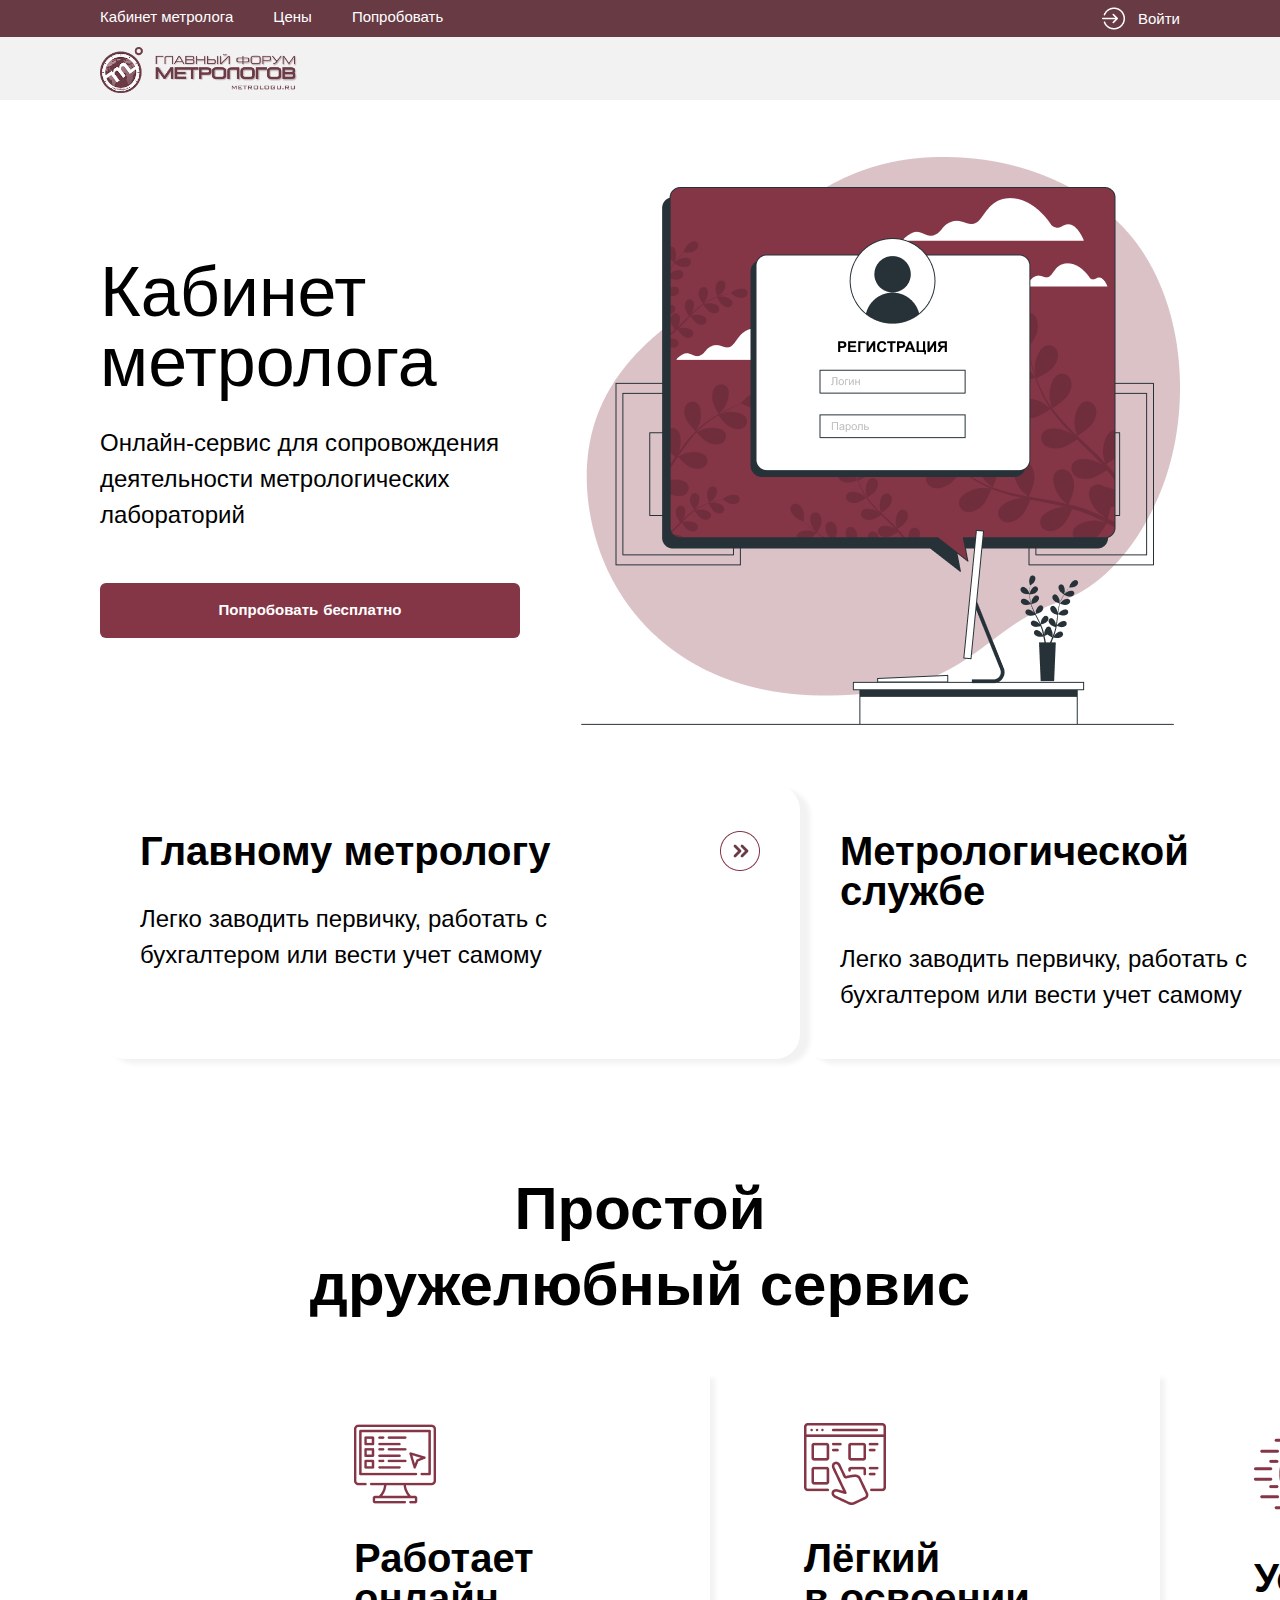
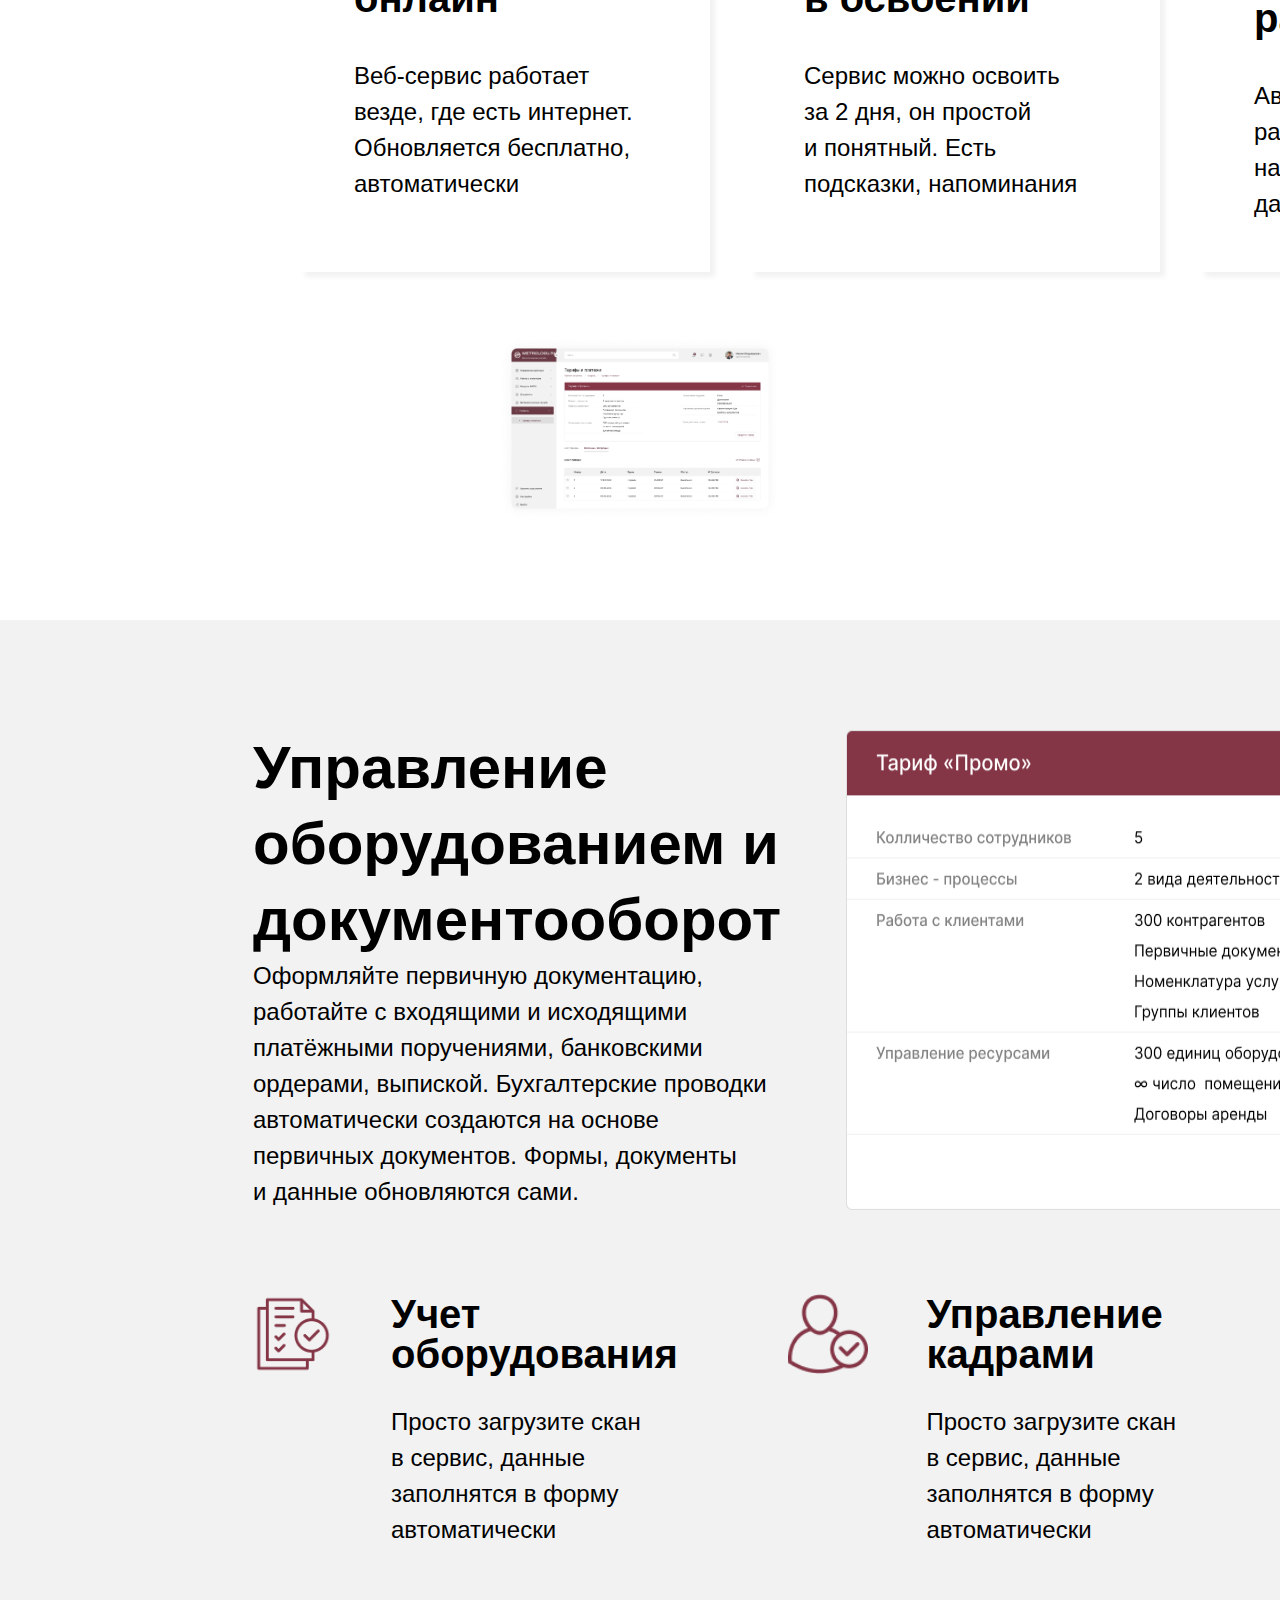
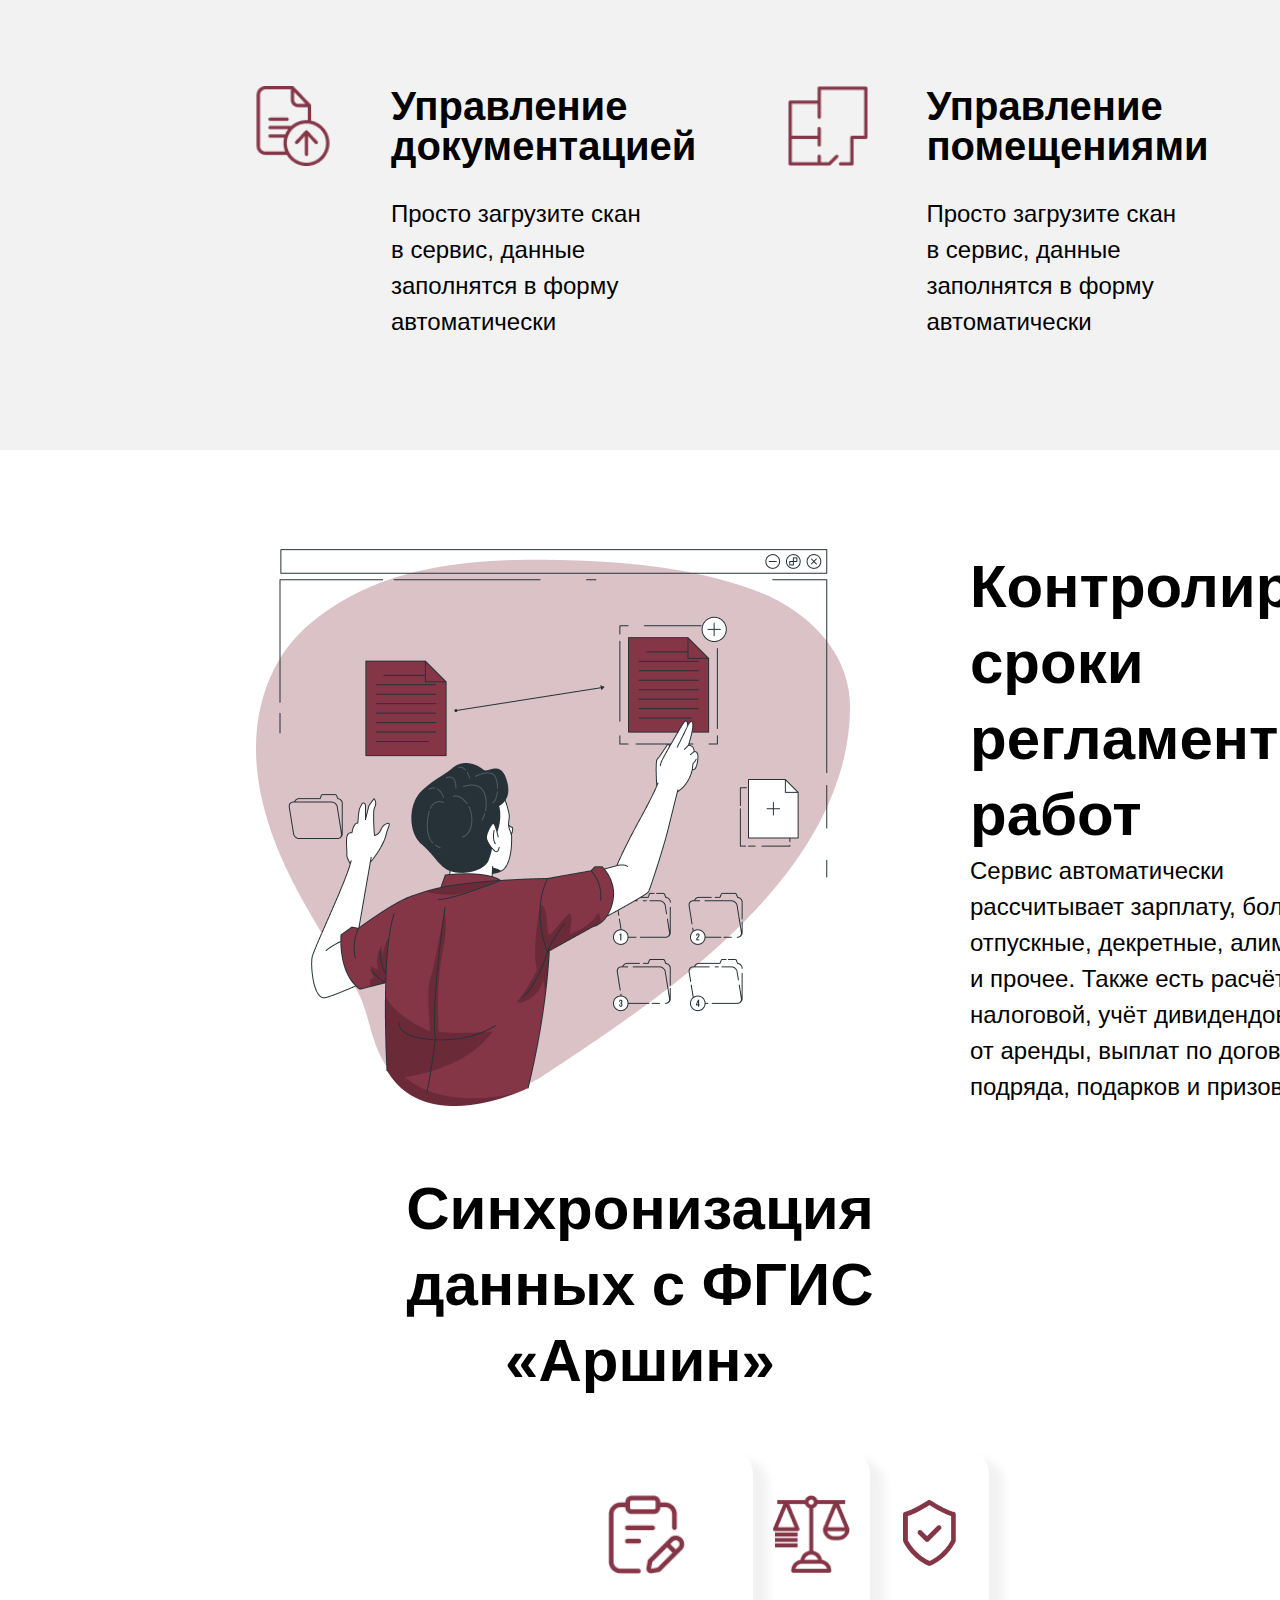
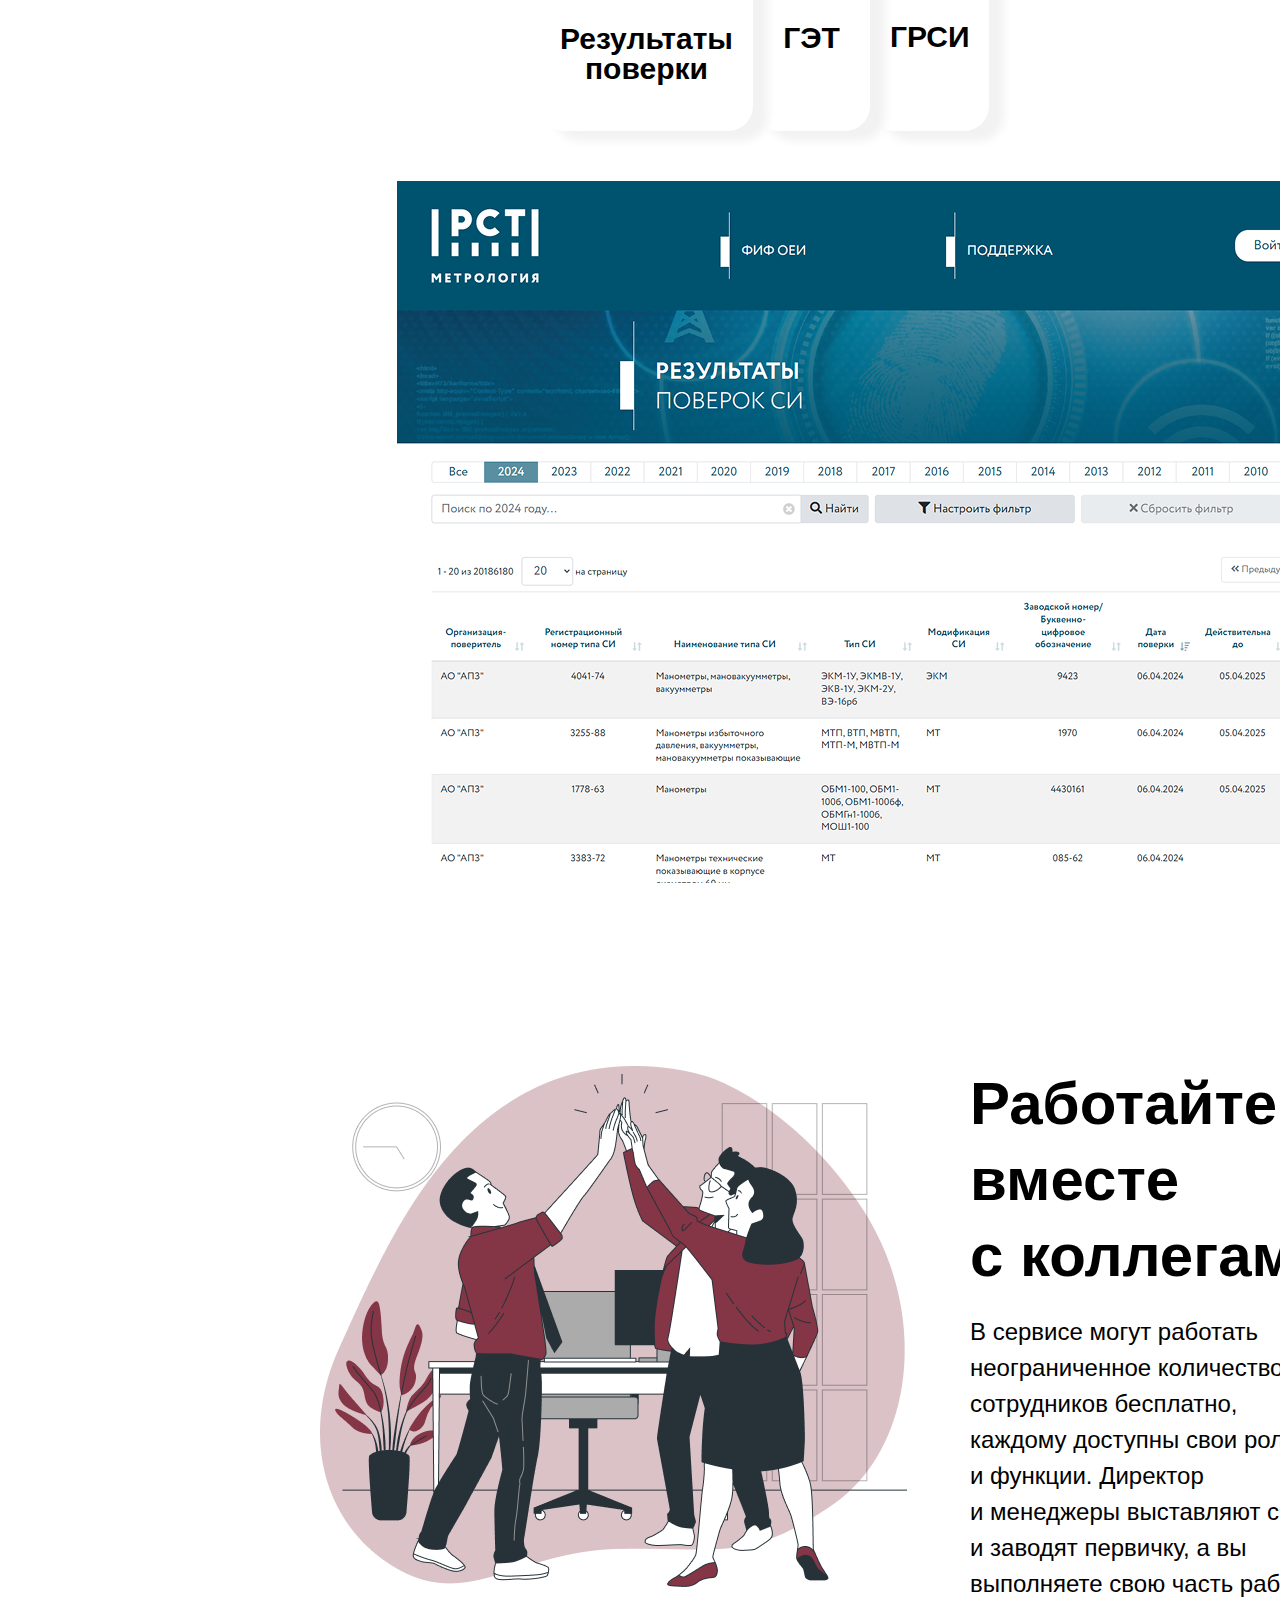
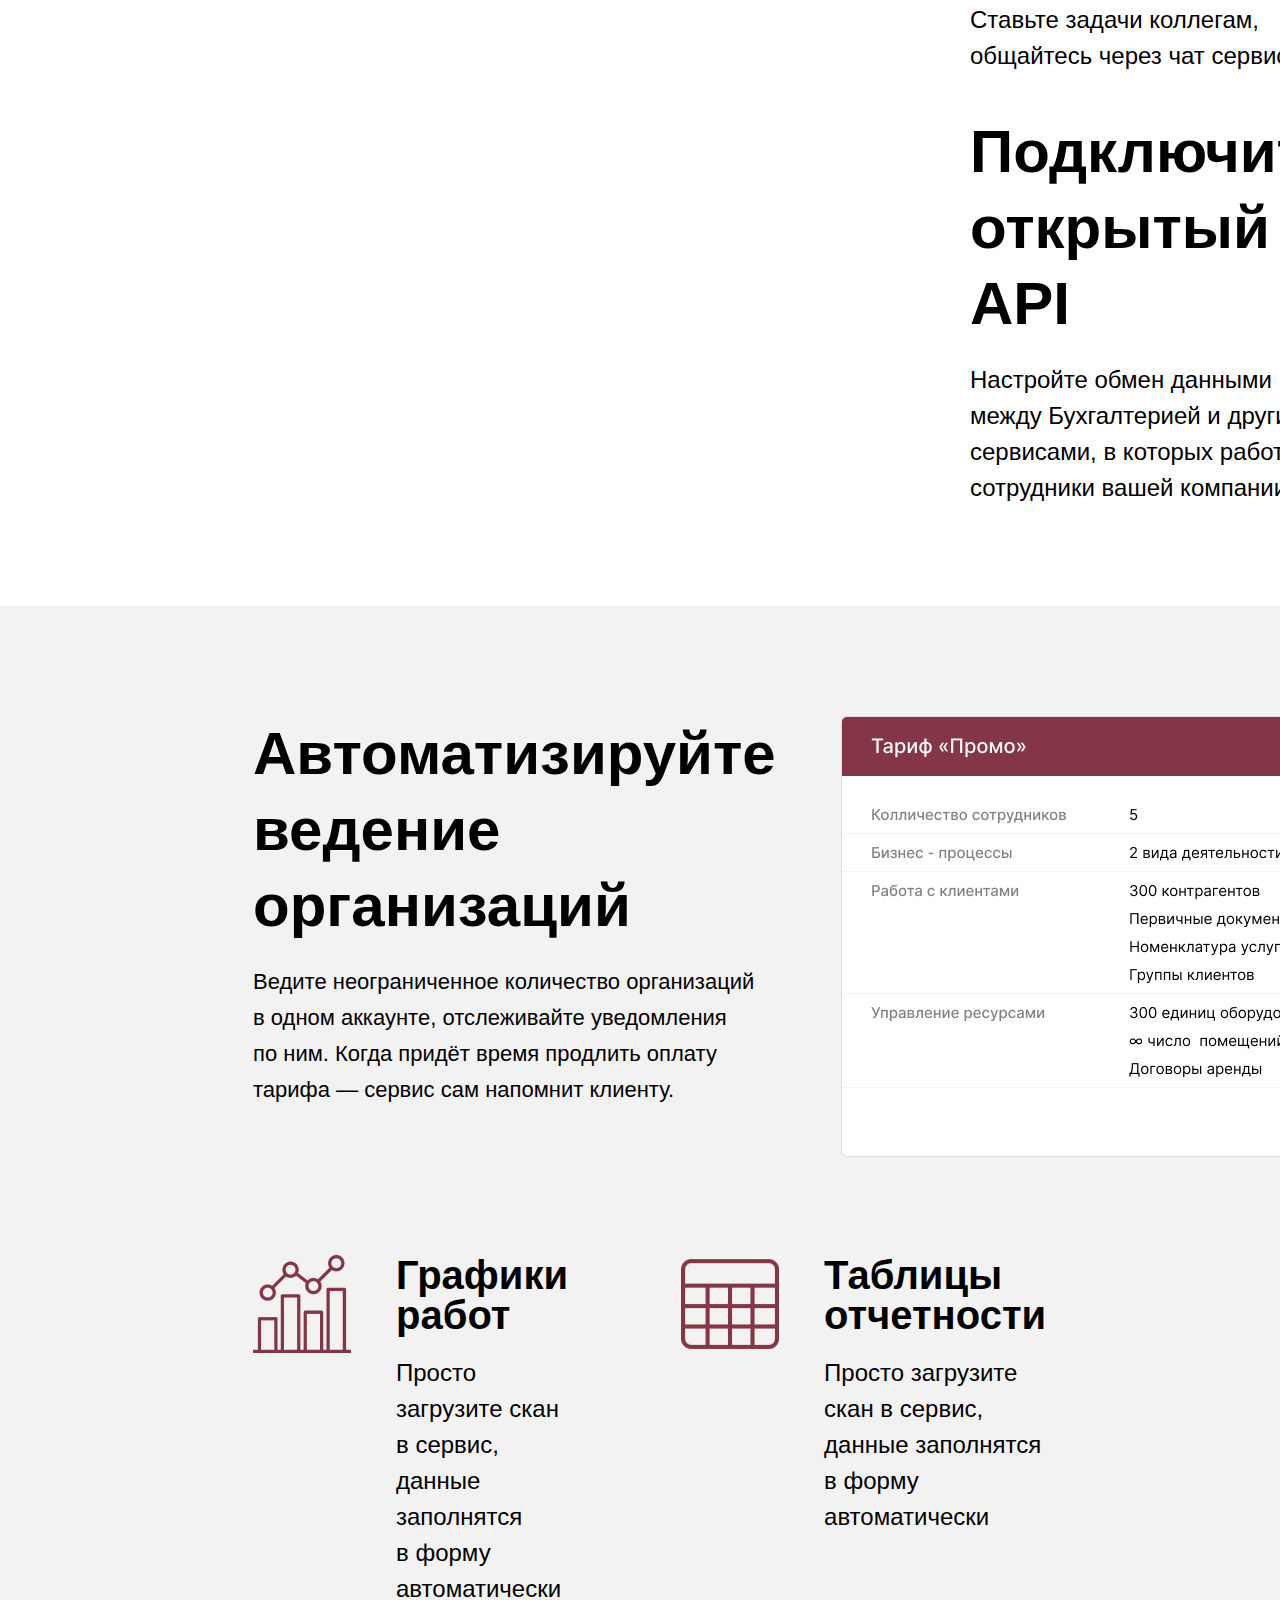
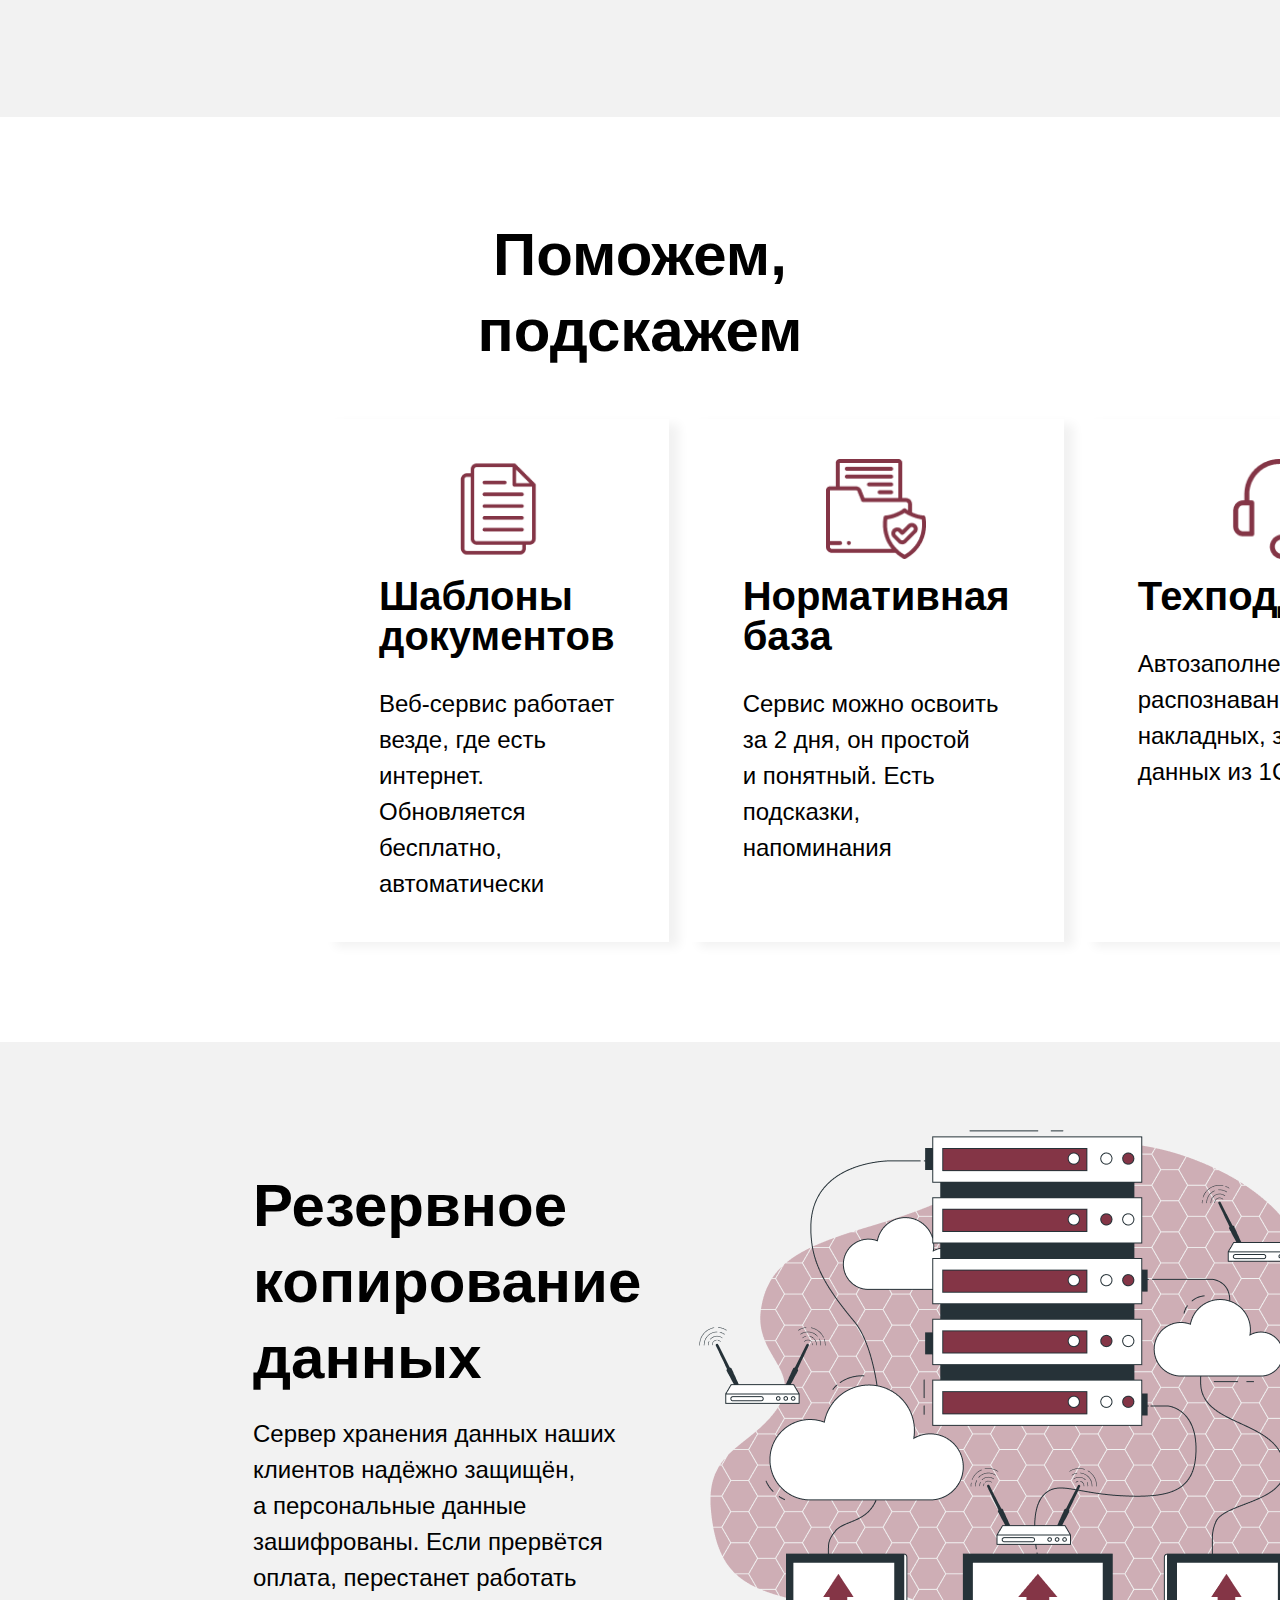
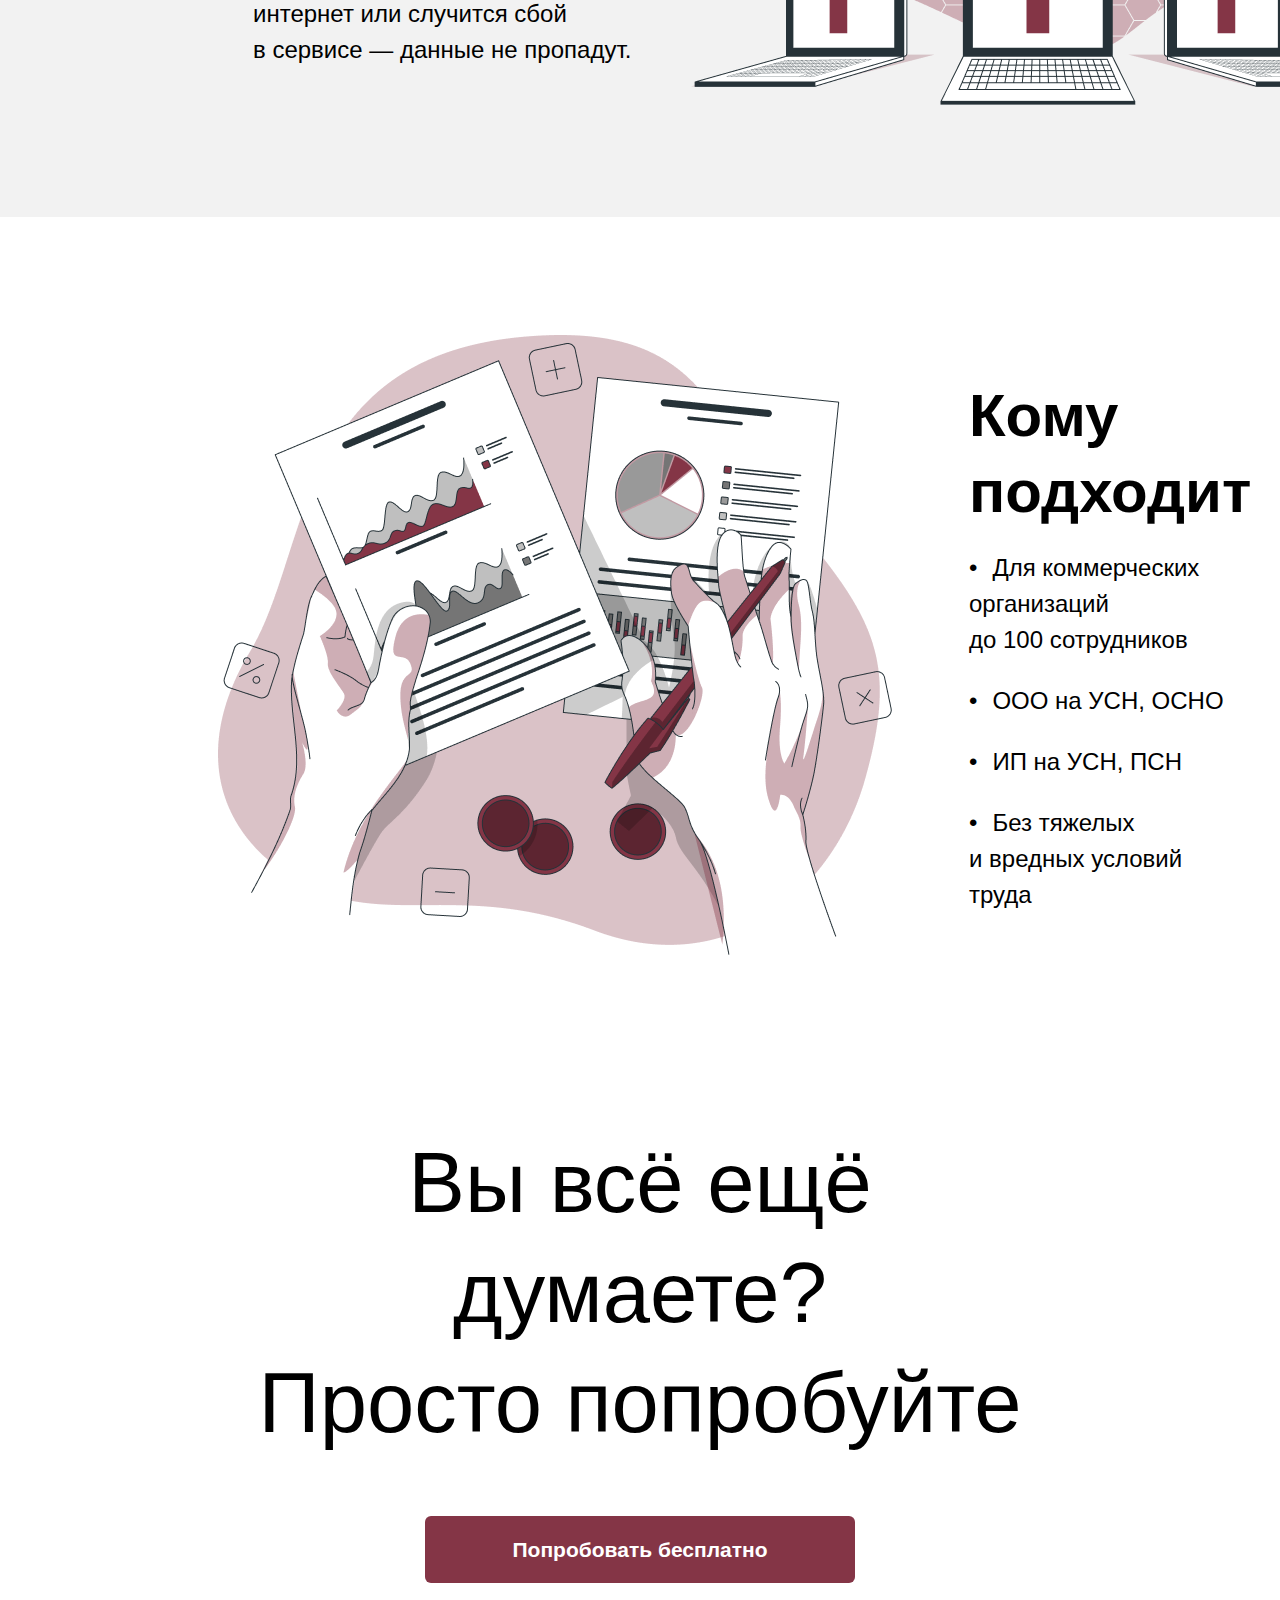
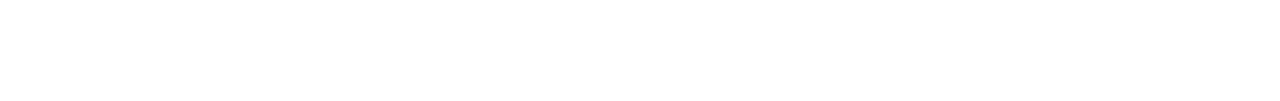
<file: index.html>
<!DOCTYPE html>
<html lang="en">
<head>
    <meta charset="UTF-8">
    <meta name="viewport" content="width=device-width, initial-scale=1.0">
    <link rel="preconnect" href="https://fonts.gstatic.com" crossorigin>
    <link href="https://fonts.googleapis.com/css2?family=Nunito+Sans:ital,opsz,wght@0,6..12,200..1000;1,6..12,200..1000&family=Rethink+Sans:ital,wght@0,400..800;1,400..800&family=TikTok+Sans:opsz,wght@12..36,300..900&family=Work+Sans:ital,wght@0,100..900;1,100..900&display=swap" rel="stylesheet">
    <link rel="preconnect" href="https://fonts.googleapis.com">
<link rel="preconnect" href="https://fonts.gstatic.com" crossorigin>
<link href="https://fonts.googleapis.com/css2?family=Nunito+Sans:ital,opsz,wght@0,6..12,200..1000;1,6..12,200..1000&family=Rethink+Sans:ital,wght@0,400..800;1,400..800&family=TikTok+Sans:opsz,wght@12..36,300..900&family=Work+Sans:ital,wght@0,100..900;1,100..900&display=swap" rel="stylesheet">
    <title>Document</title>
    <link rel="stylesheet" href="css/reset.css">
    <link rel="stylesheet" href="css/style.css">
</head>
<body>
    <header class="header">
        <div class="container__header">
            <div class="header__content">
                <ul class="header__list">
                    <li>
                        <a class="header__list-link" href="#" >Кабинет метролога</a>
                    </li>
                    <li>
                        <a class="header__list-link" href="#" >Цены</a>
                    </li>
                    <li>
                        <a class="header__list-link" href="#" >Попробовать</a>
                    </li>
                </ul>

                <div class="header__login">
                    <a href="#"><img class="header__login-img" src="images/arrow_header.png" alt="#" ></a>
                    <a class="header__login-text" href="#">Войти</a>
                </div>

            </div>
        </div>
    </header>

    <main>
        <section class="logo">
            <div class="container__header">
                <img class="logo__img" src="images/logo.png" alt="logo">
            </div>
        </section>

         <section class="first">
            <div class="container__first">
                <div class="first__top">
                    <div class="first__left">
                        <h2 class="first__title">Кабинет метролога</h2>
                        <div class="first__left-content">
                            <div class="first__try">
                                <h4 class="first__subtitle">Онлайн-сервис для сопровождения деятельности метрологических лабораторий</h4>
                                <a class="first__btn" href="#">
                                    <button class="first__btn-btn">Попробовать бесплатно</button>
                                </a>
                            </div>
                            <!-- <img class="first__stars" src="images/stars.png" alt="#"> -->
                        </div>
                    </div>
                    <img class="first__sign-up" src="images/sign_up.png" alt="#">
                </div>

                <div class="first__content">
                    <div class="first__content-item">
                        <div class="first__item-description">
                            <h2 class="first__item-title">Главному метрологу</h2>
                            <h4 class="first__item-subtitle">Легко заводить первичку, работать с бухгалтером или вести учет самому</h4>
                        </div>
                        <a class="first__item-link" href="#">
                            <img class="first__item-arrow" src="images/arrow_first.png" alt="arrow">
                        </a>
                    </div>
                    <div class="first__content-item">
                        <div class="first__item-description">
                            <h2 class="first__item-title">Метрологической службе</h2>
                            <h4 class="first__item-subtitle">Легко заводить первичку, работать с бухгалтером или вести учет самому</h4>
                        </div>
                        <a class="first__item-link" href="#">
                            <img class="first__item-arrow" src="images/arrow_first.png" alt="arrow">
                        </a>
                    </div>
                </div>
            </div>
        </section>

        <section class="servise">
            <div class="servise__container">
                <div class="servise__content">
                    <h2 class="servise__title">Простой дружелюбный сервис</h2>
                    <div class="servise__list">
                        <div class="servise__list-item">
                            <img  class="servise__img" src="images/test__servise.png" alt="#">
                            <div class="servise__list-description">
                                <h3 class="servise__list-title">Работает онлайн</h3>
                                <h4 class="servise__list-subtitle">Веб-сервис работает везде, где есть интернет. Обновляется бесплатно, автоматически</h4>
                            </div>
                        </div>
                        <div class="servise__list-item">
                            <img class="servise__img"  src="images/store__servise.png" alt="#">
                            <div class="servise__list-description">
                                <h3 class="servise__list-title">Лёгкий в освоении</h3>
                                <h4 class="servise__list-subtitle">Сервис можно освоить за 2 дня, он простой и понятный. Есть подсказки, напоминания</h4>
                            </div>
                        </div>
                        <div class="servise__list-item">
                            <img class="servise__img"  src="images/time__servise.png" alt="#">
                            <div class="servise__list-description">
                                <h3 class="servise__list-title">Ускоряет работу</h3>
                                <h4 class="servise__list-subtitle">Автозаполнение по ИНН, распознавание накладных, загрузка данных из 1С</h4>
                            </div>
                        </div>
                    </div>
                </div>
            </div>
        </section>

        <section class="operation">
            <div class="operation__container">
                <img class="operation__img" src="images/operation.png" alt="#">
            </div>
        </section>
        
        <section class="management">
            <div class="management__container">
                <div class="management__content">
                    <div class="management__top">
                        <div class="management__top-description">
                            <h2 class="management__top-title">Управление оборудованием и документооборот</h2>
                            <h4 class="management__top-subtitle">Оформляйте первичную документацию, работайте с входящими и исходящими платёжными поручениями, банковскими ордерами, выпиской. Бухгалтерские проводки автоматически создаются на основе первичных документов. Формы, документы и данные обновляются сами.</h4>
                        </div>
                        <img src="images/tarif_Promo.png" alt="tarif Promo" class="management__tarif">
                    </div>
                    <div class="management__bottom">
                        <div class="management__bottom-item">
                            <a class="management__bottom-link" href="#">
                                <img class="management__bottom-img" src="images/management__approve .png" alt="#">
                                <div class="management__bottom-description">
                                    <h2 class="management__bottom-title">Учет оборудования</h2>
                                    <h4 class="management__bottom-subtitle">Просто загрузите скан в сервис, данные заполнятся в форму автоматически</h4>
                                </div>
                            </a>
                        </div>
                        <div class="management__bottom-item">
                            <a class="management__bottom-link" href="#">
                                <img class="management__bottom-img" src="images/management__person.png" alt="#">
                                <div class="management__bottom-description">
                                    <h2 class="management__bottom-title">Управление кадрами</h2>
                                    <h4 class="management__bottom-subtitle">Просто загрузите скан в сервис, данные заполнятся в форму автоматически</h4>
                                </div>
                            </a>
                        </div>
                        <div class="management__bottom-item">
                            <a class="management__bottom-link" href="#">
                                <img class="management__bottom-img" src="images/management__file .png" alt="#">
                                <div class="management__bottom-description">
                                    <h2 class="management__bottom-title">Управление документацией</h2>
                                    <h4 class="management__bottom-subtitle">Просто загрузите скан в сервис, данные заполнятся в форму автоматически</h4>
                                </div>
                            </a>
                        </div>
                        <div class="management__bottom-item">
                            <a class="management__bottom-link" href="#">
                                <img class="management__bottom-img" src="images/management__paper.png" alt="#">
                                <div class="management__bottom-description">
                                    <h2 class="management__bottom-title">Управление помещениями</h2>
                                    <h4 class="management__bottom-subtitle">Просто загрузите скан в сервис, данные заполнятся в форму автоматически</h4>
                                </div>
                            </a>
                        </div>
                    </div>
                </div>
            </div>
        </section>

        <section class="work">
            <div class="work__container">
                <div class="work__content">
                    <img class="work__work" src="images/work.png" alt="people work">
                    <div class="work__description">
                        <h2 class="work__title">Контролируйте сроки регламентных работ</h2>
                        <h4 class="work__subtitle">Сервис автоматически рассчитывает зарплату, больничные, отпускные, декретные, алименты и прочее. Также есть расчёты с налоговой, учёт дивидендов, доходов от аренды, выплат по договорам подряда, подарков и призов.</h4>
                    </div>
                </div>
            </div>
        </section>

        <section class="arshin">
            <div class="arshin__container">
                <div class="arshin__content">
                    <h2 class="arshin__title">Синхронизация данных с ФГИС «Аршин»</h2>
                    <div class="arshin__description">
                        <div class="arshin__description-item">
                            <a class="arshin__description-link" href="#">
                                <img class="arshin__description-img" src="images/arshin__task.png" alt="#">
                                <h3 class="arshin__description-title">Результаты поверки</h3>
                            </a>
                        </div>
                        <div class="arshin__description-item">
                            <a class="arshin__description-link" href="#">
                                <img class="arshin__description-img" src="images/arshin__measures.png" alt="#">
                                <h3 class="arshin__description-title">ГЭТ</h3>
                            </a>
                        </div>
                        <div class="arshin__description-item">
                            <a class="arshin__description-link" href="#">
                                <img class="arshin__description-img" src="images/arshin__save.png" alt="#">
                                <h3 class="arshin__description-title">ГРСИ</h3>
                            </a>
                        </div>
                    </div>
                </div>
            </div>
        </section>

        <section class="result">
            <div class="result__container">
                <img class="result__img" src="images/result.png" alt="#">
            </div>
        </section>

        <section class="api">
            <div class="api__container">
                <div class="api__content">
                    <img class="api__img" src="images/API.png" alt="work together">
                    <div class="api__description">
                        <div class="api__description-item">
                            <h2 class="api__title">Работайте вместе с коллегами</h2>
                            <h4 class="api__subtitle">В сервисе могут работать неограниченное количество сотрудников бесплатно, каждому доступны свои роли и функции. Директор и менеджеры выставляют счёт и заводят первичку, а вы выполняете свою часть работы. Ставьте задачи коллегам, общайтесь через чат сервиса.</h4>
                        </div>
                        <div class="api__description-item">
                            <h2 class="api__title">Подключите открытый API</h2>
                            <h4 class="api__subtitle">Настройте обмен данными между Бухгалтерией и другими сервисами, в которых работают сотрудники вашей компании.</h4>
                        </div>
                    </div>
                </div>
            </div>
        </section>

        <section class="automation">
            <div class="automation__container">
                <div class="automation__content">
                    <div class="automation__description">
                        <h2 class="automation__title">Автоматизируйте ведение организаций</h2>
                        <h4 class="automation__subtitle">Ведите неограниченное количество организаций в одном аккаунте, отслеживайте уведомления по ним. Когда придёт время продлить оплату тарифа — сервис сам напомнит клиенту.</h4>
                    </div>
                    <img class="automation__img" src="images/tarif_Promo.png" alt="tarif Promo">
                </div>
                <div class="automation__bottom">
                    <div class="automation__bottom-item">
                        <img class="automation__bottom-img" src="images/diagrama.png" alt="#">
                        <div class="automation__bottom-description">
                            <h2 class="automation__bottom-title">Графики работ</h2>
                            <h4 class="automation__bottom-subtitle">Просто загрузите скан в сервис, данные заполнятся в форму автоматически</h4>
                        </div>
                    </div>
                    <div class="automation__bottom-item">
                        <img class="automation__bottom-img" src="images/graphic.png" alt="#">
                        <div class="automation__bottom-description">
                            <h2 class="automation__bottom-title">Таблицы отчетности</h2>
                            <h4 class="automation__bottom-subtitle">Просто загрузите скан в сервис, данные заполнятся в форму автоматически</h4>
                        </div>
                    </div>
                </div>
            </div>
        </section>

        <section class="help">
            <div class="help__container">
                <div class="help__content">
                    <h2 class="help__title">Поможем, подскажем</h2>
                    <div class="help__description">
                        <div class="help__description-item">
                            <img class="help__img" src="images/help__file.png" alt="#">
                            <div class="help__description-description">
                                <h2 class="help__description-title">Шаблоны документов</h2>
                                <h4 class="help__description-subtitle">Веб-сервис работает везде, где есть интернет. Обновляется бесплатно, автоматически</h4>
                            </div>
                        </div>
                        <div class="help__description-item">
                            <img class="help__img" src="images/help__done.png" alt="#">
                            <div class="help__description-description">
                                <h2 class="help__description-title">Нормативная база</h2>
                                <h4 class="help__description-subtitle">Сервис можно освоить за 2 дня, он простой и понятный. Есть подсказки, напоминания</h4>
                            </div>
                        </div>
                        <div class="help__description-item">
                            <img class="help__img" src="images/help__support.png" alt="#">
                            <div class="help__description-description">
                                <h2 class="help__description-title">Техподдержка</h2>
                                <h4 class="help__description-subtitle">Автозаполнение по ИНН, распознавание накладных, загрузка данных из 1С</h4>
                            </div>
                        </div>
                    </div>
                </div>
            </div>
        </section>

        <section class="copy">
            <div class="copy__container">
                <div class="copy__content">
                    <div class="copy__description">
                        <h2 class="copy__title">Резервное копирование данных</h2>
                        <h4 class="copy__subtitle">Сервер хранения данных наших клиентов надёжно защищён, а персональные данные зашифрованы. Если прервётся оплата, перестанет работать интернет или случится сбой в сервисе — данные не пропадут.</h4>
                    </div>
                    <img class="copy__img" src="images/copy__reserv.png" alt="reserv copying">
                </div>
            </div>
        </section>

        <section class="for">
            <div class="for__container">
                <div class="for__content">
                    <img class="for__img" src="images/for__.png" alt="#">
                    <div class="for__description">
                        <h2 class="for__title">Кому подходит</h2>
                        <ul class="for__list">
                            <li class="for__list-item">Для коммерческих организаций до 100 сотрудников</li>
                            <li class="for__list-item">ООО на УСН, ОСНО</li>
                            <li class="for__list-item">ИП на УСН, ПСН</li>
                            <li class="for__list-item">Без тяжелых и вредных условий труда</li>
                        </ul>
                    </div>
                </div>
            </div>
        </section>

        <section class="try">
            <div class="try__content">
                <div class="try__description">
                    <h2 class="try__title">Вы всё ещё думаете?</h2>
                    <h2 class="try__title">Просто попробуйте</h2>
                </div>
                <a class="try__link" href="#">
                    <button class="try__btn">Попробовать бесплатно</button>
                </a>
            </div>
        </section>
    </main>

    <footer></footer>
    


</body>
</html>
</file>
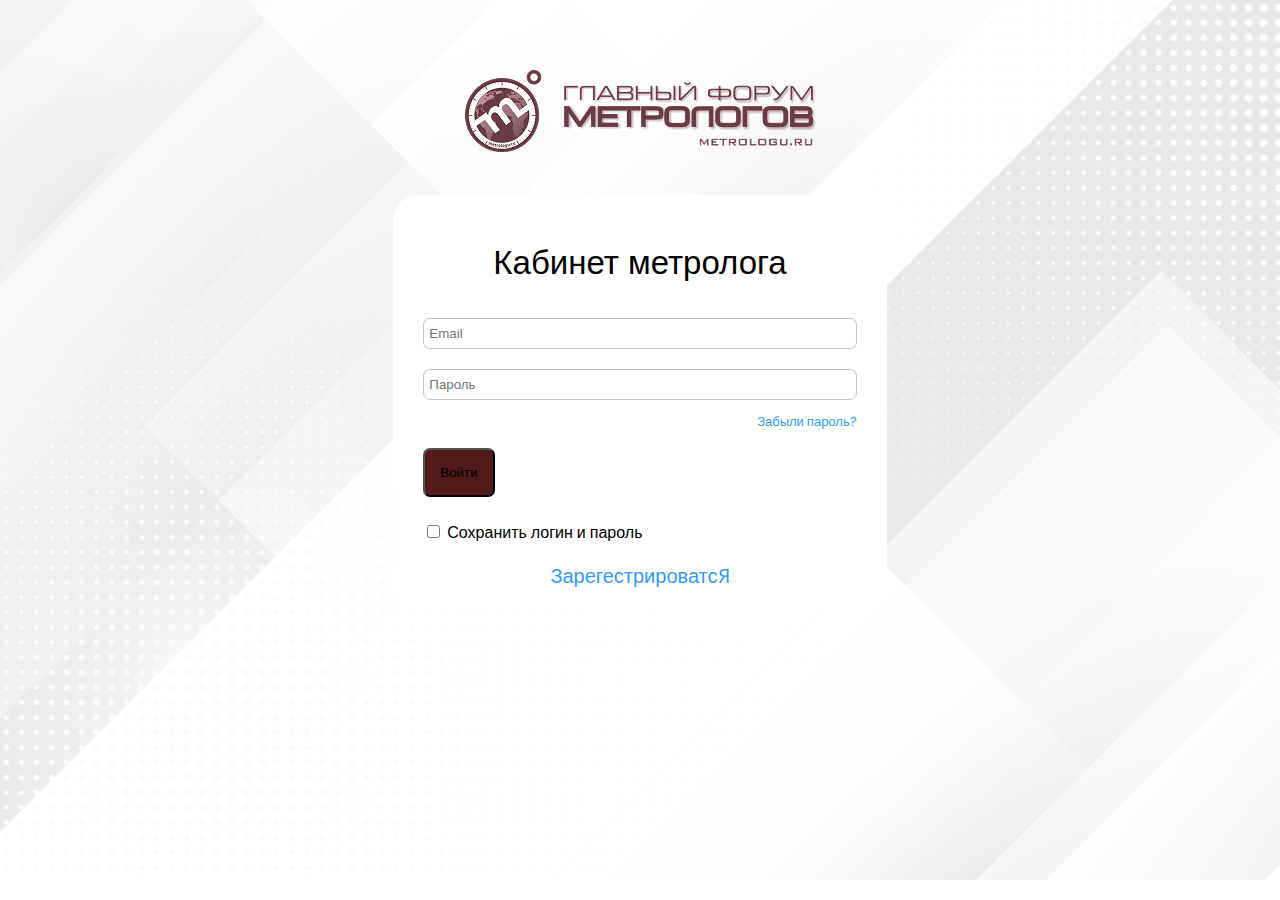
<file: login.html>
<!DOCTYPE html>
<html lang="en">
<head>
    <meta charset="UTF-8">
    <meta name="viewport" content="width=device-width, initial-scale=1.0">
    <link rel="preconnect" href="https://fonts.googleapis.com">
    <link rel="preconnect" href="https://fonts.gstatic.com" crossorigin>
    <link href="https://fonts.googleapis.com/css2?family=Nunito+Sans:ital,opsz,wght@0,6..12,200..1000;1,6..12,200..1000&family=Rethink+Sans:ital,wght@0,400..800;1,400..800&family=TikTok+Sans:opsz,wght@12..36,300..900&family=Work+Sans:ital,wght@0,100..900;1,100..900&display=swap" rel="stylesheet">
    <title>Document</title>
    <link rel="stylesheet" href="css/reset.css">
    <link rel="stylesheet" href="css/login.css">
</head>
<body class="body">
    <div class="body_body">
        <div class="body_top">
            <a href="#">
                <img class="body_logo" src="images/logo.png" alt="logo">
            </a>
        </div>
        <div class="body_content">
            <div class="body_container">
                <h1 class="content_title">Кабинет метролога</h1>
                <div class="content_content">
                    <div class="content_input">
                        <input class="content_email" type="Email" placeholder="Email">
                        <input class="content_password" type="text" placeholder="Пароль">
                    </div>
                    <a class="forgot_link" href="#">
                        <h4 class="content_forgot">Забыли пароль?</h4>
                    </a>
                    <a class="content_btn-link" href="index.html">
                    <button class="content_btn">Войти</button>
                    </a>
                    <div class="checkbox">
                        <input class="content_checkbox" type="checkbox">
                        Сохранить логин и пароль
                    </div>
                    <a class="log_in-link" href="#">
                        <h4 class="content_log-in">Зарегестрироватся</h4>
                    </a>
                </div>
            </div>
        </div>
    </div>
</body>
</html>
</file>
<file: css/style.css>
.header{
    display: block;
    background-color: #673A44;
    color: #ffff;
    position: fixed;
    width: 100%;
}

.container__header, .container__first{
    padding: 7px 100px;
}

.header__content{
    display: flex;
    flex-direction: row;
    justify-content: space-between;
}

.header__list{
    display: flex;
    flex-direction: row;
    justify-content: space-between;
    gap: 40px;
}

.header__list-link{
    text-decoration: none;
    color: #ffff;
    font-family: Arial;
    font-weight: 400;
    font-style: Regular;
    font-size: 15px;
    vertical-align: middle;

}

.header__login-img{
    vertical-align: middle;
    margin-right: 9px;
}


.header__login-text{
    text-decoration: none;
    color: #ffff;
    font-family: Arial;
    font-weight: 400;
    font-style: Regular;
    font-size: 15px;
    vertical-align: middle;

}



.logo{
    padding-top: 40px;
    background-color: #F2F2F2;
}

.logo__img{
    display: flex;
    height: 46px;

}



.first__top{
    display: flex;
    flex-direction: row;
    justify-content: space-between;
    margin-top: 50px;
    height: 568px;
}

.first__left{
    margin-top: 100px;
}

.first__left-content{
    display: flex;
    flex-direction: row;
    justify-content: space-between;
    position: re;
}

.first__title{
    width: 450px;
    /* height: 140; */
    font-size: 70px;
    line-height: 70px;
    font-family: "Work Sans", sans-serif;
    font-optical-sizing: auto;
    font-weight: 400;
    font-style: normal;
}

.first__subtitle{
    font-family: Arial;
    font-weight: 400;
    font-style: Regular;
    font-size: 24px;
    line-height: 36px;
    width: 472px;
    margin-top: 28px;
    margin-bottom: 50px;
}

.first__btn-btn{
    width: 420px;
    border-radius: 6px;
    gap: 10px;
    padding: 20px;
    background-color: #843546;
    border: none;
    cursor: pointer;

    font-weight: 600;
    font-size: 15px;
    line-height: 100%;
    color: #ffff;
    font-family: "Work Sans", sans-serif;
}

.first__stars{
    z-index: 3;
}

.first__sign-up{
    height: 568px;
    margin-bottom: 60px;
}

.first__content{
    display: flex;
    flex-direction: row;
    justify-content: space-between;
    z-index: 10;
    margin-top: 60px;
}

.first__content-item{
    display: flex;
    flex-direction: row;
    justify-content: space-between;
    width: 697px;
    border-radius: 25px;
    box-shadow: 10px 5px 5px #F2F2F2; 
    padding: 46px 40px;
    gap: 160px;
}


.first__item-title{
    font-family: Arial;
    font-weight: 700;
    font-style: Bold;
    font-size: 40px;
    line-height: 100%;

}

.first__item-subtitle{
    font-family: Arial;
    font-weight: 400;
    font-style: Regular;
    font-size: 24px;
    line-height: 36px;
    width: 420px;
    margin-top: 30px;

}



.servise__container{
    padding: 65px 300px;
}

.servise__title{
    font-family: Arial;
    font-weight: 700;
    font-style: Bold;
    font-size: 60px;
    line-height: 76px;
    text-align: center;
    margin-top: 40px;

}

.servise__list{
    display: flex;
    flex-direction: row;
    justify-content: space-between;
    gap: 40px;
    margin-top: 50px;
}

.servise__list-item{
    padding: 50px 54px;
    box-shadow:5px 5px 5px #F2F2F2 ;
}

.servise__list-description{
    margin-top: 30px;
}

.servise__list-title{
    width: 302px;
    font-family: Arial;
    font-weight: 700;
    font-style: Bold;
    font-size: 40px;
    line-height: 100%;
}

.servise__list-subtitle{
    font-family: Arial;
    font-weight: 400;
    font-style: Regular;
    font-size: 24px;
    line-height: 36px;
    width: 302px;
    margin-top: 40px;

}


.operation__container{
    padding:0 500px;
}

.operation__img{
  display: flex;
  align-items: center; 
  justify-content: center;
  width: 100%;
  height: 100%;
  border: 1px;
  margin-bottom: 100px;

}




.management{
    background-color: #F2F2F2;
}

.management__container{
    padding: 110px 253px;
}

.management__content{
    display: flex;
    flex-direction: column;
    justify-content: space-between;
}

.management__top{
    display: flex;
    flex-direction: row;
    justify-content: space-between;
    gap: 65px;
}

.management__top-title{
    font-family: Arial;
    font-weight: 700;
    font-style: Bold;
    font-size: 60px;
    line-height: 76px;
}

.management__top-subtitle{
    font-family: Arial;
    font-weight: 400;
    font-style: Regular;
    font-size: 24px;
    line-height: 36px;
}

.management__bottom{
    display: grid;
    grid-template-columns: 1fr 1fr;
    gap: 54px 92px;
}

.management__bottom-link{
    display: flex;
    flex-direction: row;
    justify-content: space-between;
    /* background-color: #673A44; */
    text-decoration: none;
    color: black;
    margin-top: 84px;
}

.management__bottom-title{
    font-family: Arial;
    font-weight: 700;
    font-style: Bold;
    font-size: 40px;
    line-height: 100%;
}

.management__bottom-subtitle{
    font-family: Arial;
    font-weight: 400;
    font-style: Regular;
    font-size: 24px;
    line-height: 36px;
    margin-top: 30px;
}

.management__bottom-img{
    height: 80px;
    margin-right: 58px;
}



.work__container{
    padding: 99px 253px 65px 256px;
}

.work__content{
    display: flex;
    flex-direction: row;
    justify-content: space-between;
    gap: 120px;
}

.work__title{
    font-family: Arial;
    font-weight: 700;
    font-style: Bold;
    font-size: 60px;
    line-height: 76px;
}

.work__subtitle{
    font-family: Arial;
    font-weight: 400;
    font-style: Regular;
    font-size: 24px;
    line-height: 36px;
}



.arshin__container{
    padding: 0 340px 50px 340px;
}

.arshin__title{
    font-family: Arial;
    font-weight: 700;
    font-style: Bold;
    font-size: 60px;
    line-height: 76px;
    text-align: center;
}

.arshin__description{
    display: flex;
    flex-direction: row;
    justify-content: space-between;
    margin: 50px 200px 0 200px;
}

.arshin__description-item{
    box-shadow: 15px 10px 10px #F2F2F2;
    border-radius: 25px;
    width: 267px;
    height: 200px;
    padding: 46px 20px 36px 20px;
}

.arshin__description-link{
    display: flex;
    flex-direction: column;
    justify-content: space-between;
    text-decoration: none;
    color: black;
}

.arshin__description-img{
    margin-bottom: 25px;
}

.arshin__description-img{
    width: 77px;
    align-self: center;
}

.arshin__description-title{
    font-family: Arial;
    font-weight: 700;
    font-style: Bold;
    font-size: 30px;
    line-height: 100%;
    text-align: center;
    margin-top: 25px;
}


.result__container{
    padding: 0px 397px 180px 397px;
}



.api__container{
    padding: 0px 250px 100px 320px;
}

.api__content{
    display: flex;
    flex-direction: row;
    /* justify-content: space-between; */
    gap: 63px;
}

.api__img{
    height: 521px;
}

.api__description{
    display: flex;
    flex-direction: column;
    /* justify-content: space-between; */
    gap: 40px;
}

.api__description-item{
    display: flex;
    flex-direction: column;
    gap: 20px;
}

.api__title{
    font-family: Arial;
    font-weight: 700;
    font-style: Bold;
    font-size: 60px;
    line-height: 76px;

}

.api__subtitle{
    font-family: Arial;
    font-weight: 400;
    font-style: Regular;
    font-size: 24px;
    line-height: 36px;
}



.automation{
    background-color: #F2F2F2;
}


.automation__container{
    padding:110px 253px ;
}

.automation__content{
    display: flex;
    flex-direction: row;
    gap: 65px;
    margin-bottom: 98px;
}

.automation__description{
    display: flex;
    flex-direction: column;
    gap: 20px;
}

.automation__title{
    font-family: Arial;
    font-weight: 700;
    font-style: Bold;
    font-size: 60px;
    line-height: 76px;
}

.automation__subtitle{
    font-family: Arial;
    font-weight: 400;
    font-style: Regular;
    font-size: 22px;
    line-height: 36px;
}

.automation__bottom{
    display: flex;
    flex-direction: row;
    gap: 113px;
}

.automation__bottom-item{
    display: flex;
    flex-direction: row;
    gap: 45px;
}

.automation__bottom-img{
    height: 98px;
}

.automation__bottom-description{
    display: flex;
    flex-direction: column;
    gap: 20px;
}

.automation__bottom-title{
    font-family: Arial;
    font-weight: 700;
    font-style: Bold;
    font-size: 40px;
    line-height: 100%;
}

.automation__bottom-subtitle{
    font-family: Arial;
    font-weight: 400;
    font-style: 600;
    font-size: 24px;
    line-height: 36px;

}



.help__container{
    padding: 100px 325px;
}

.help__title{
    font-family: Arial;
    font-weight: 700;
    font-style: Bold;
    font-size: 60px;
    line-height: 76px;
    text-align: center;
    margin-bottom: 50px;
}

.help__description{
    display: flex;
    flex-direction: row;
    gap: 20px;
}

.help__description-item{
    display: flex;
    flex-direction: column;
    gap: 17px;
    box-shadow: 10px 5px 10px #F2F2F2;
    padding: 40px 54px;
}

.help__img{
    height: 100px;
    width: 100px;
    align-self: center;
}

.help__description-description{
    display: flex;
    flex-direction: column;
    gap: 30px;
}

.help__description-title{
    font-family: Arial;
    font-weight: 700;
    font-style: Bold;
    font-size: 40px;
    line-height: 100%;
}

.help__description-subtitle{
    font-family: Arial;
    font-weight: 400;
    font-style: Regular;
    font-size: 24px;
    line-height: 36px;
}




.copy{
    background-color: #F2F2F2;
}

.copy__container{
    padding: 88px 161px 112px 253px;
}

.copy__content{
    display: flex;
    flex-direction: row;
    gap: 50px;
}

.copy__description{
    display: flex;
    flex-direction: column;
    gap: 20px;
    align-self: center;
}

.copy__title{
    font-family: Arial;
    font-weight: 700;
    font-style: Bold;
    font-size: 60px;
    line-height: 76px;
}

.copy__subtitle{
    font-family: Arial;
    font-weight: 400;
    font-style: Regular;
    font-size: 24px;
    line-height: 36px;
}



.for__container{
    padding: 118px 253px 173px 218px;
}

.for__content{
    display: flex;
    flex-direction: row;
    gap: 77px;
}

.for__title{
    font-family: Arial;
    font-weight: 700;
    font-style: Bold;
    font-size: 60px;
    line-height: 76px;
    margin-bottom: 20px;
}

.for__description{
    align-self: center;
}

.for__list{
    display: flex;
    flex-direction: column;
    gap: 25px; 
    
    
    font-family: Arial;
    font-weight: 400;
    font-style: Regular;
    font-size: 24px;
    line-height: 36px;

}



.for__list-item::before{
    content: "•";
    margin-right: 15px;
}



.try__content{
    display: flex;
    flex-direction: column;
    gap: 58px; 
    padding: 0 229px 118px 229px;
}

.try__description{
    text-align: center;
}

.try__title{
    font-family: Arial;
    font-weight: 400;
    font-style: Regular;
    font-size: 85px;
    line-height: 110px;
}

.try__link{
    align-items: center;
    align-self: center;
}

.try__btn{
    width: 420;
    height: 72;
    gap: 10px;
    border-radius: 6px;
    border-width: 1px;
    padding: 10px;
    background-color: #843546;
    border: #6A3B45;
    padding: 23px 88px;
    

    color: #ffff;
    font-weight: 600;
    font-style: Semi Bold;
    font-size: 21px;
    line-height: 100%;
}






/* 
@media(max-width:1150px){
    .container__header{
        padding:7px 38px;
    }

    .first__sign-up{
        height: 363px;
    }

    .first__left{
        margin-top: 38px;
    }

    .first__subtitle{
        font-size: 21px;
        margin-bottom: 38px;
    }

    .first__content{
        margin-bottom: 20px;
    }

    .first__content-item{
        gap: 0px;
    }

    .first__item-title{
        font-size: 24px;
    }

    .first__item-subtitle{
        font-size: 16px;
        width: 243px;
    }

    .first__content{
        margin-top: 0;
    }

}

@media(max-width: 970px){
    .first__top{
        display: flex;
        flex-direction: column;
        justify-content: space-between;
        margin-bottom: 20px;
    }


    .first__content{
        display: flex;
        flex-direction: column;
        justify-content: space-between;
        gap: 20px;
    }

    .first__item-subtitle{
        width: 300px;
    }
} */
</file>
<file: css/login.css>
.body{
    background-image: url(../images/bg_login.png);
    min-height: 90vh;
    background-repeat: no-repeat;
    background-size: cover;
    background-position: center;

}

.body_body{
    display: flex;
    flex-direction: column;
    justify-content: space-between;
    align-self: center;
    align-items: center;
    margin-top: 70px;
    gap: 40px;
    
}

.body_content{
    background-color: #fff;
    border-radius: 25px;
}

.body_container{
    padding-top: 43px;
    padding-right: 30px;
    padding-bottom: 16px;
    padding-left: 30px;

}

.content_title{
    font-family: Arial;
    font-weight: 400;
    font-style: Regular;
    font-size: 33px;
    line-height: 50px;
    text-align: center;

    margin: 0 70px 30px 70px;
}

.content_content{
    display: flex;
    flex-direction: column;
    font-family: "Rethink Sans", sans-serif;
}

.content_input{
    display: flex;
    flex-direction: column;
    gap: 20px;
    margin-bottom: 15px;
}

.content_email, .content_password{
    padding: 7px 5px;
    border-radius: 7px;
    border: 1px solid #c5c5c5;
}

.forgot_link{
    text-decoration: none;
}

.content_forgot{
    text-align: end;
    font-size: 13px;
    color: rgb(48, 155, 255);
    margin-bottom: 20px;
}

.content_btn{
    padding: 15px;
    background-color: rgb(81, 25, 25);
    border-radius: 7px;
    margin-bottom: 25px;
}

.content_btn-link{
    text-decoration: none;
    color: #ffffff;
    font-size: 14px
}

.checkbox{
    margin-bottom: 25px;
}

.log_in-link{
    text-decoration: none;
    text-align: center;
    color: rgb(48, 155, 255);
    font-size: 20px;
    margin-bottom: 10px;
}
</file>
